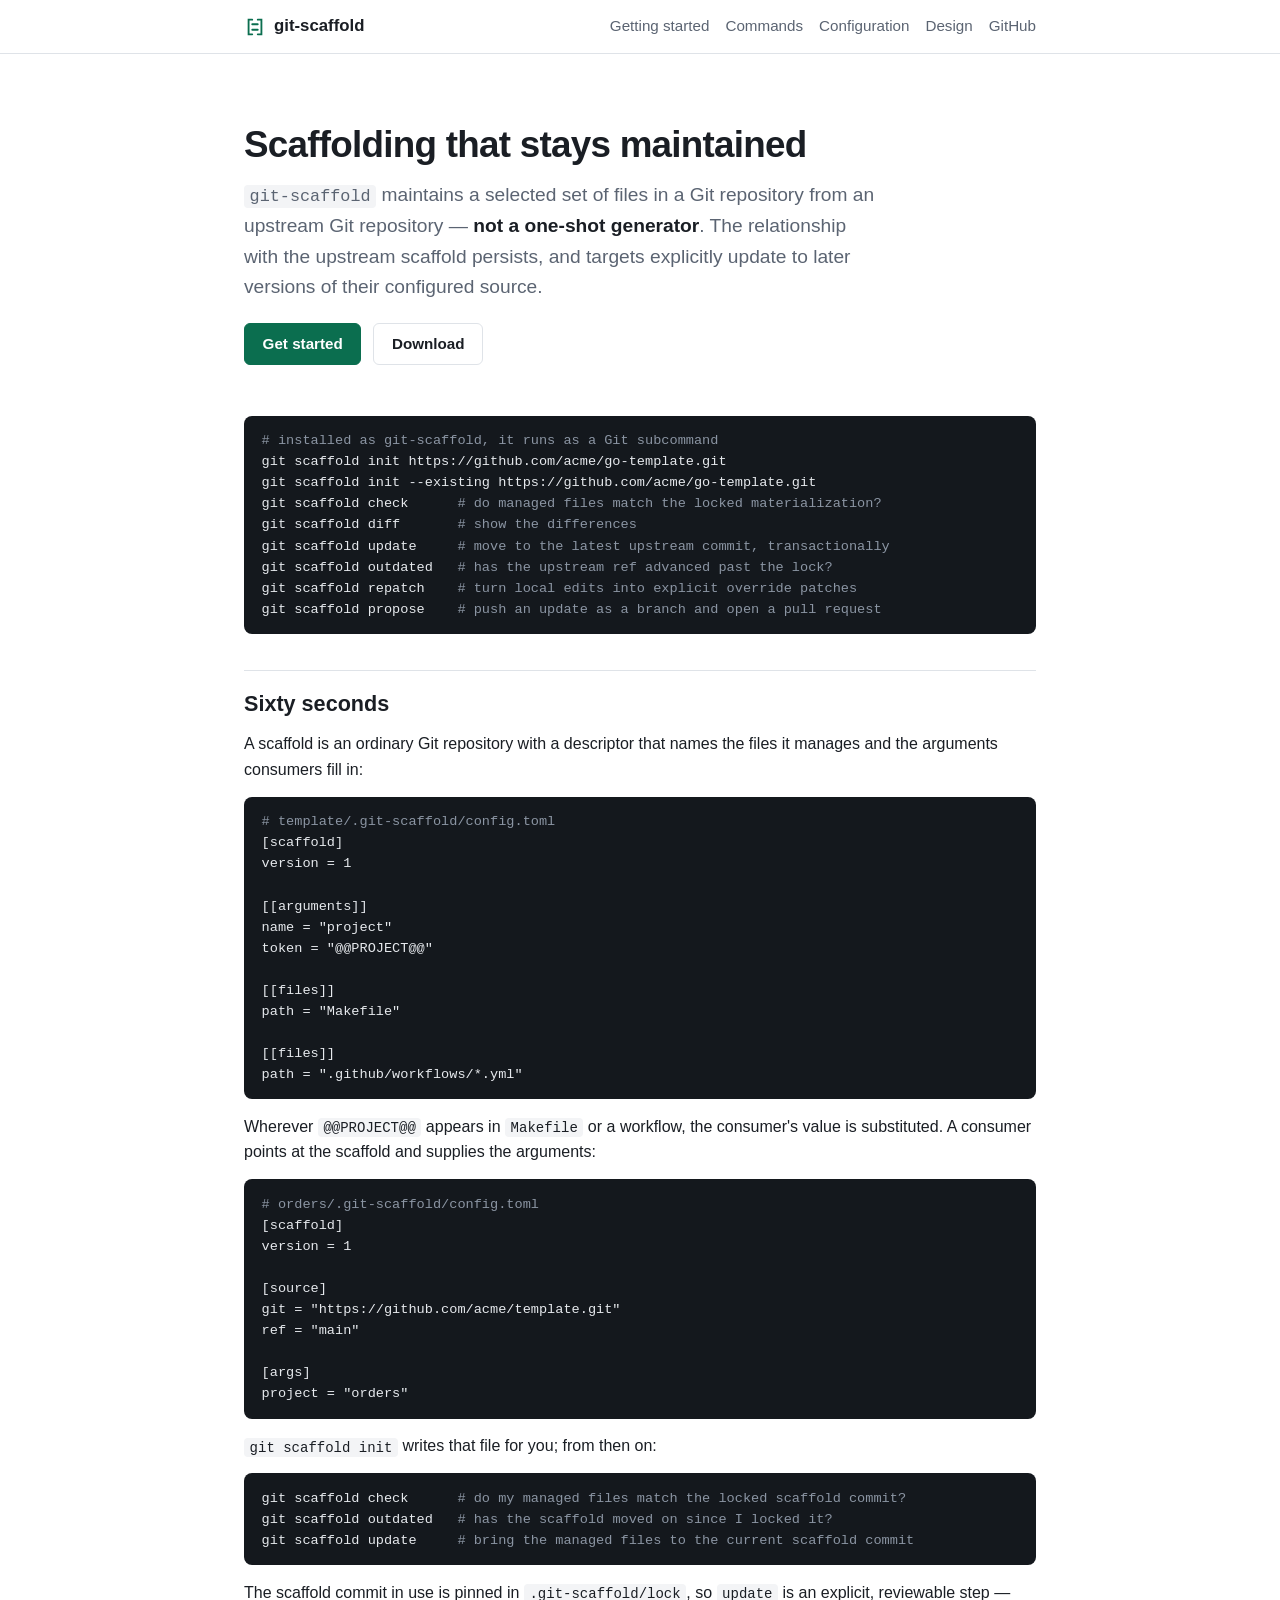
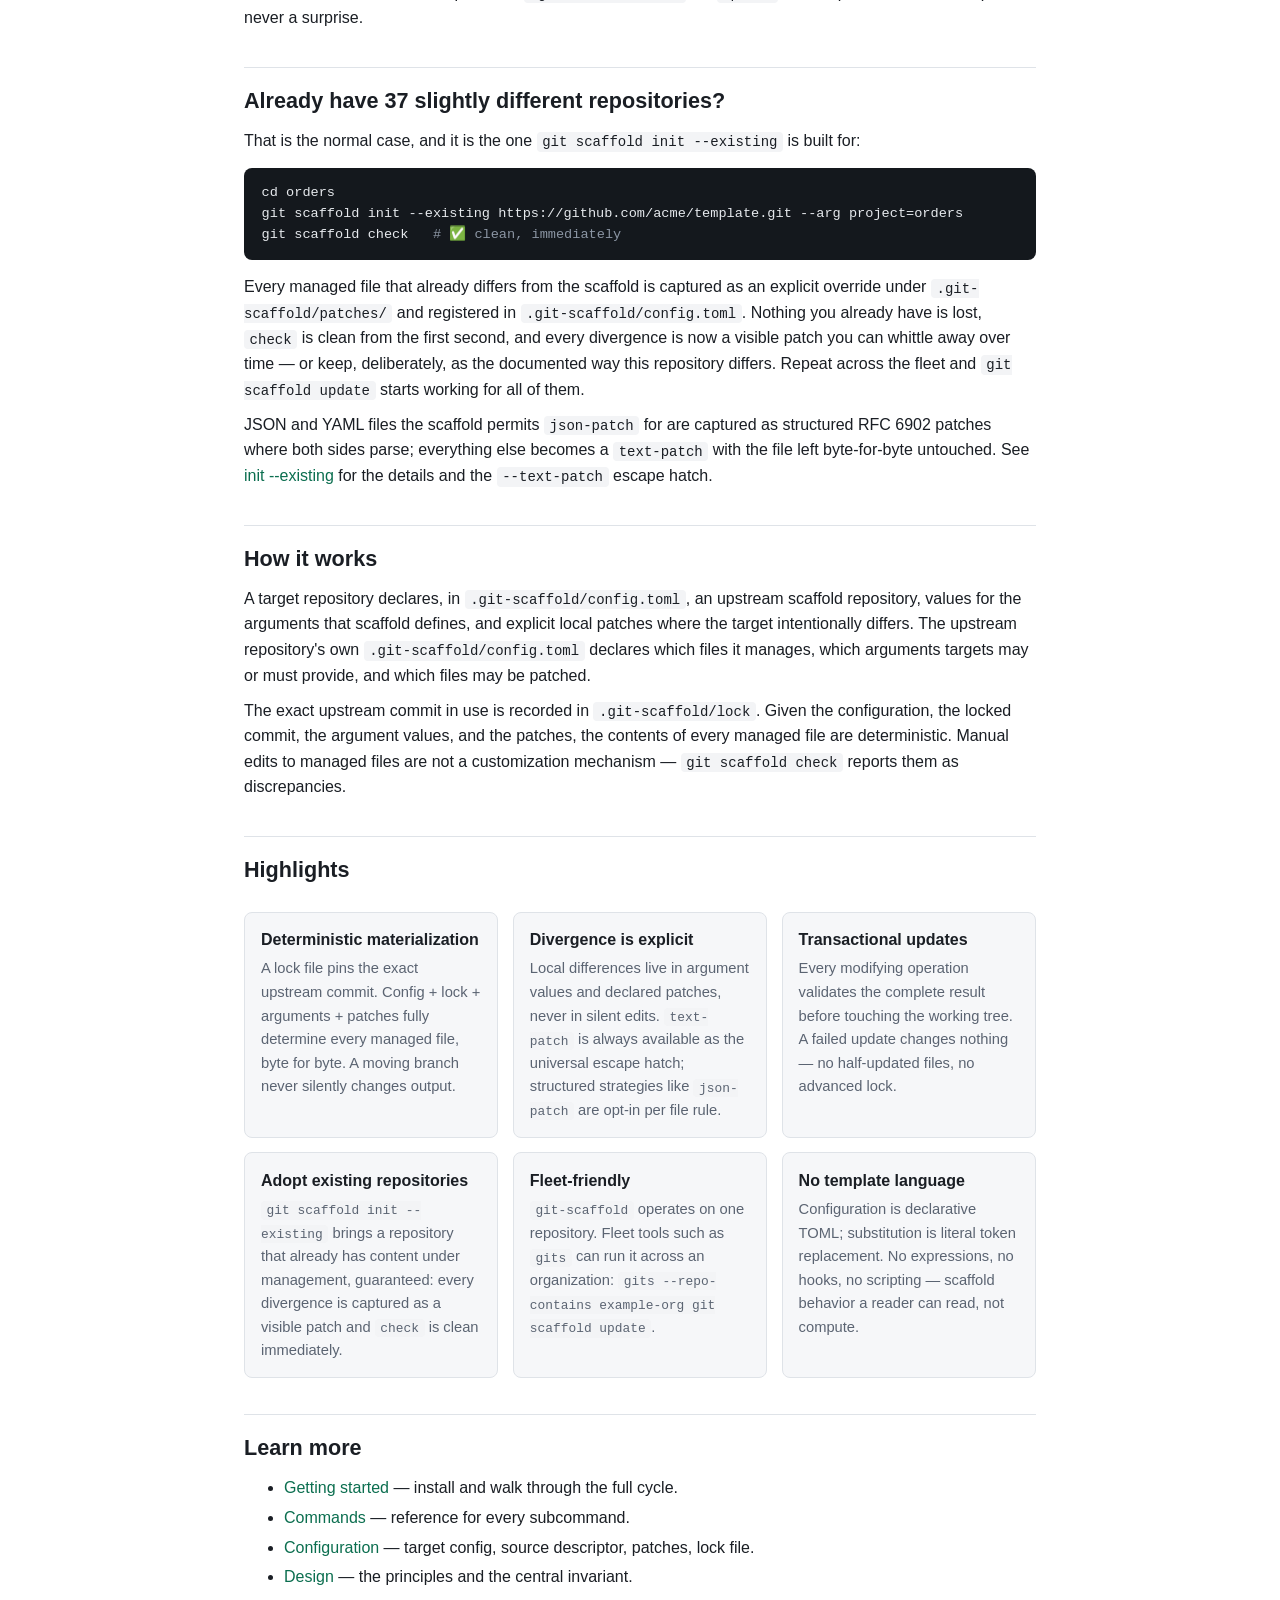
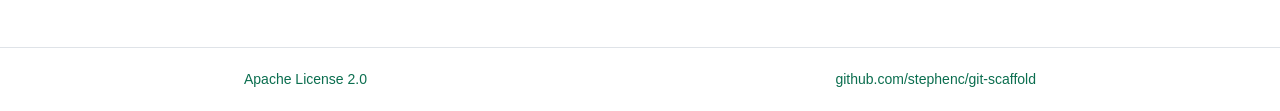
<file: docs/index.html>
<!DOCTYPE html>
<html lang="en">
<head>
<meta charset="utf-8">
<meta name="viewport" content="width=device-width, initial-scale=1">
<title>git-scaffold — maintained scaffolding for Git repositories</title>
<meta name="description" content="git-scaffold maintains a selected set of files in a Git repository from an upstream Git repository. Not a one-shot generator.">
<link rel="stylesheet" href="./style.css">
</head>
<body>

<header class="site">
  <div class="site-inner">
    <a class="brand" href="./index.html">
      <svg width="22" height="22" viewBox="0 0 24 24" fill="none" stroke="currentColor" stroke-width="2" stroke-linecap="round" style="color: var(--accent)" aria-hidden="true"><path d="M9 4H5v16h4"/><path d="M15 4h4v16h-4"/><path d="M9 9h6M9 15h6"/></svg>
      git-scaffold
    </a>
    <nav class="site-nav">
      <a href="./getting-started.html">Getting started</a>
      <a href="./commands.html">Commands</a>
      <a href="./configuration.html">Configuration</a>
      <a href="./design.html">Design</a>
      <a href="https://github.com/stephenc/git-scaffold">GitHub</a>
    </nav>
  </div>
</header>

<main>

<section class="hero">
  <h1>Scaffolding that stays maintained</h1>
  <p class="tagline"><code>git-scaffold</code> maintains a selected set of files in a Git
  repository from an upstream Git repository — <strong>not a one-shot
  generator</strong>. The relationship with the upstream scaffold persists, and
  targets explicitly update to later versions of their configured source.</p>
  <div class="cta">
    <a class="btn primary" href="./getting-started.html">Get started</a>
    <a class="btn" href="https://github.com/stephenc/git-scaffold/releases">Download</a>
  </div>
</section>

<pre><code><span class="cm"># installed as git-scaffold, it runs as a Git subcommand</span>
git scaffold init https://github.com/acme/go-template.git
git scaffold init --existing https://github.com/acme/go-template.git
git scaffold check      <span class="cm"># do managed files match the locked materialization?</span>
git scaffold diff       <span class="cm"># show the differences</span>
git scaffold update     <span class="cm"># move to the latest upstream commit, transactionally</span>
git scaffold outdated   <span class="cm"># has the upstream ref advanced past the lock?</span>
git scaffold repatch    <span class="cm"># turn local edits into explicit override patches</span>
git scaffold propose    <span class="cm"># push an update as a branch and open a pull request</span></code></pre>

<h2 id="sixty-seconds">Sixty seconds</h2>

<p>A scaffold is an ordinary Git repository with a descriptor that names the
files it manages and the arguments consumers fill in:</p>

<pre><code><span class="cm"># template/.git-scaffold/config.toml</span>
[scaffold]
version = 1

[[arguments]]
name = "project"
token = "@@PROJECT@@"

[[files]]
path = "Makefile"

[[files]]
path = ".github/workflows/*.yml"</code></pre>

<p>Wherever <code>@@PROJECT@@</code> appears in <code>Makefile</code> or a
workflow, the consumer's value is substituted. A consumer points at the
scaffold and supplies the arguments:</p>

<pre><code><span class="cm"># orders/.git-scaffold/config.toml</span>
[scaffold]
version = 1

[source]
git = "https://github.com/acme/template.git"
ref = "main"

[args]
project = "orders"</code></pre>

<p><code>git scaffold init</code> writes that file for you; from then on:</p>

<pre><code>git scaffold check      <span class="cm"># do my managed files match the locked scaffold commit?</span>
git scaffold outdated   <span class="cm"># has the scaffold moved on since I locked it?</span>
git scaffold update     <span class="cm"># bring the managed files to the current scaffold commit</span></code></pre>

<p>The scaffold commit in use is pinned in <code>.git-scaffold/lock</code>, so
<code>update</code> is an explicit, reviewable step — never a surprise.</p>

<h2 id="existing">Already have 37 slightly different repositories?</h2>

<p>That is the normal case, and it is the one
<code>git scaffold init --existing</code> is built for:</p>

<pre><code>cd orders
git scaffold init --existing https://github.com/acme/template.git --arg project=orders
git scaffold check   <span class="cm"># ✅️ clean, immediately</span></code></pre>

<p>Every managed file that already differs from the scaffold is captured as an
explicit override under <code>.git-scaffold/patches/</code> and registered in
<code>.git-scaffold/config.toml</code>. Nothing you already have is lost,
<code>check</code> is clean from the first second, and every divergence is now
a visible patch you can whittle away over time — or keep, deliberately, as the
documented way this repository differs. Repeat across the fleet and
<code>git scaffold update</code> starts working for all of them.</p>

<p>JSON and YAML files the scaffold permits <code>json-patch</code> for are
captured as structured RFC 6902 patches where both sides parse; everything
else becomes a <code>text-patch</code> with the file left byte-for-byte
untouched. See <a href="./commands.html#init">init --existing</a> for the
details and the <code>--text-patch</code> escape hatch.</p>

<h2>How it works</h2>

<p>A target repository declares, in <code>.git-scaffold/config.toml</code>, an
upstream scaffold repository, values for the arguments that scaffold defines,
and explicit local patches where the target intentionally differs. The
upstream repository's own <code>.git-scaffold/config.toml</code> declares which
files it manages, which arguments targets may or must provide, and which files
may be patched.</p>

<p>The exact upstream commit in use is recorded in
<code>.git-scaffold/lock</code>. Given the configuration, the locked commit,
the argument values, and the patches, the contents of every managed file are
deterministic. Manual edits to managed files are not a customization
mechanism — <code>git scaffold check</code> reports them as discrepancies.</p>

<h2>Highlights</h2>

<ul class="features">
  <li>
    <h3>Deterministic materialization</h3>
    <p>A lock file pins the exact upstream commit. Config + lock + arguments +
    patches fully determine every managed file, byte for byte. A moving branch
    never silently changes output.</p>
  </li>
  <li>
    <h3>Divergence is explicit</h3>
    <p>Local differences live in argument values and declared patches, never in
    silent edits. <code>text-patch</code> is always available as the universal
    escape hatch; structured strategies like <code>json-patch</code> are
    opt-in per file rule.</p>
  </li>
  <li>
    <h3>Transactional updates</h3>
    <p>Every modifying operation validates the complete result before touching
    the working tree. A failed update changes nothing — no half-updated files,
    no advanced lock.</p>
  </li>
  <li>
    <h3>Adopt existing repositories</h3>
    <p><code>git scaffold init --existing</code> brings a repository that
    already has content under management, guaranteed: every divergence is
    captured as a visible patch and <code>check</code> is clean immediately.</p>
  </li>
  <li>
    <h3>Fleet-friendly</h3>
    <p><code>git-scaffold</code> operates on one repository. Fleet tools such
    as <code>gits</code> can run it across an organization:
    <code>gits --repo-contains example-org git scaffold update</code>.</p>
  </li>
  <li>
    <h3>No template language</h3>
    <p>Configuration is declarative TOML; substitution is literal token
    replacement. No expressions, no hooks, no scripting — scaffold behavior a
    reader can read, not compute.</p>
  </li>
</ul>

<h2>Learn more</h2>

<ul>
  <li><a href="./getting-started.html">Getting started</a> — install and walk through the full cycle.</li>
  <li><a href="./commands.html">Commands</a> — reference for every subcommand.</li>
  <li><a href="./configuration.html">Configuration</a> — target config, source descriptor, patches, lock file.</li>
  <li><a href="./design.html">Design</a> — the principles and the central invariant.</li>
</ul>

</main>

<footer class="site">
  <div class="site-inner">
    <span><a href="https://github.com/stephenc/git-scaffold/blob/main/LICENSE">Apache License 2.0</a></span>
    <span><a href="https://github.com/stephenc/git-scaffold">github.com/stephenc/git-scaffold</a></span>
  </div>
</footer>

</body>
</html>
</file>
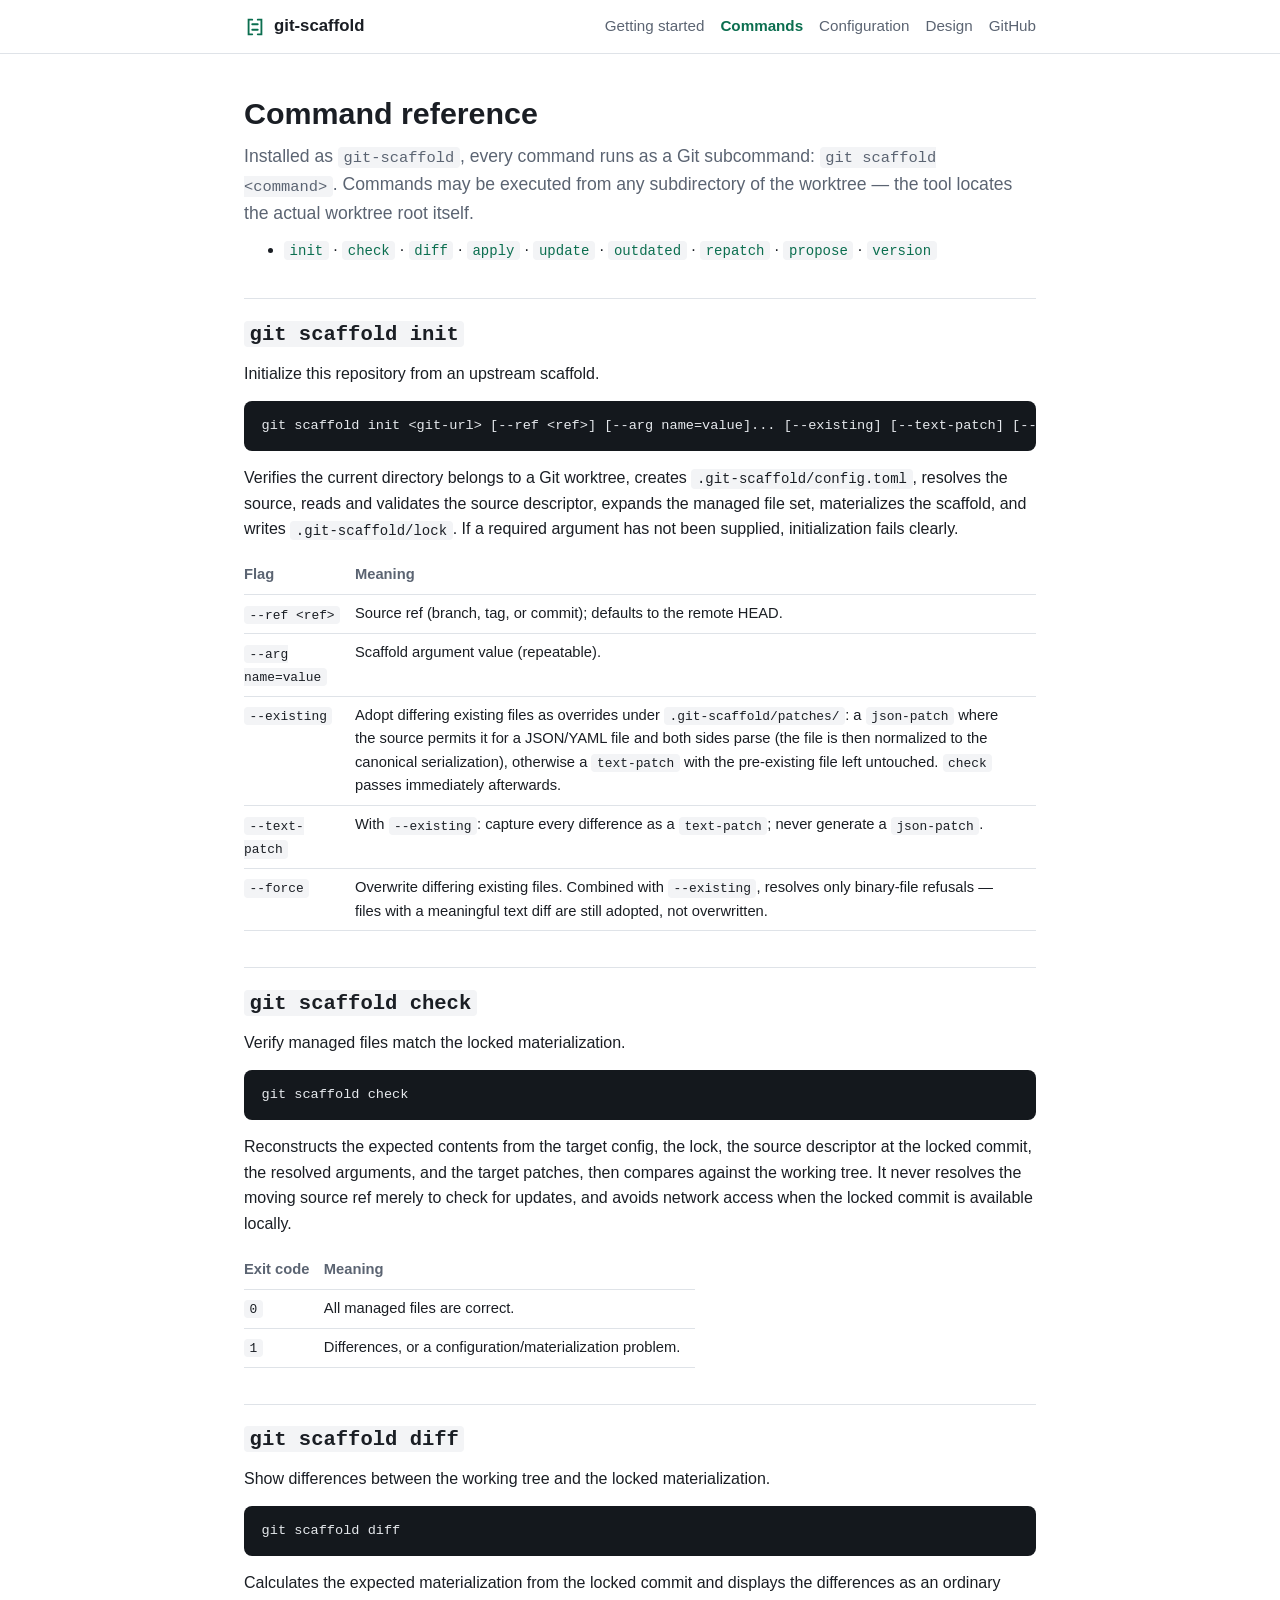
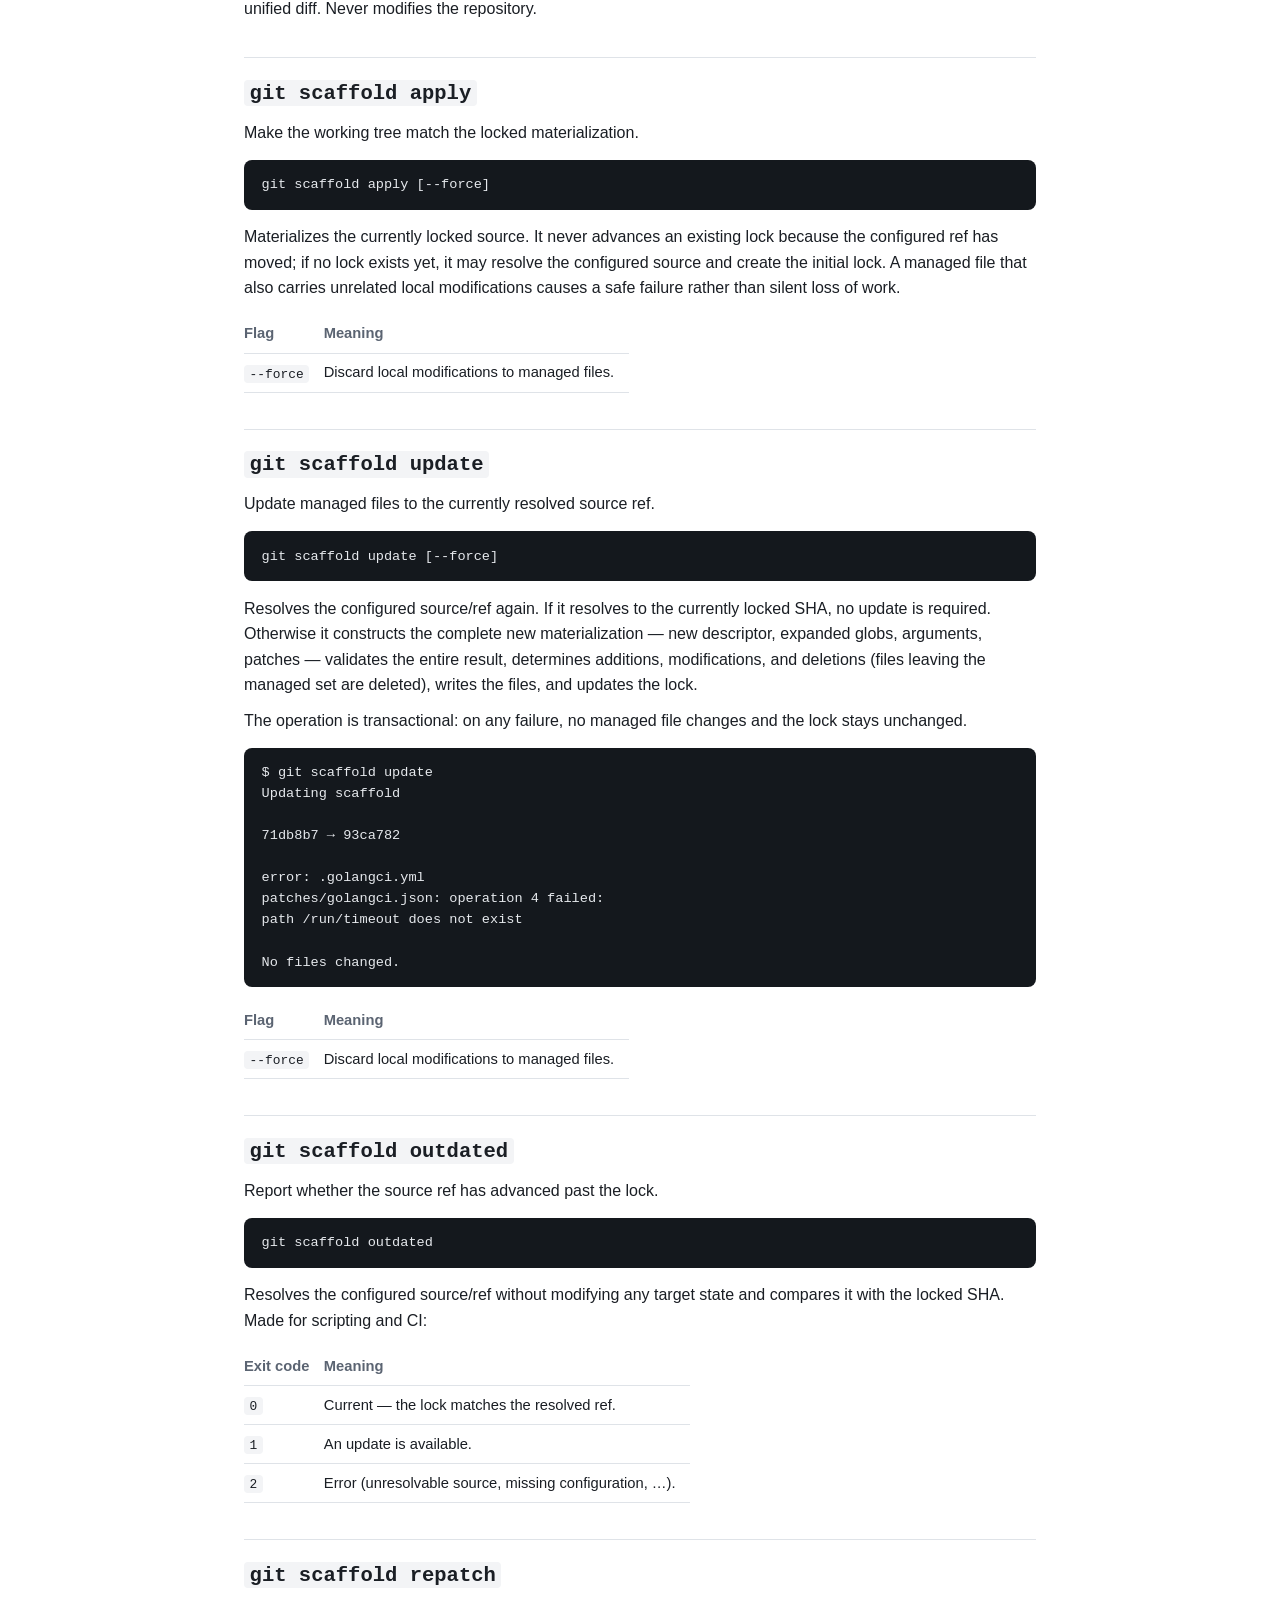
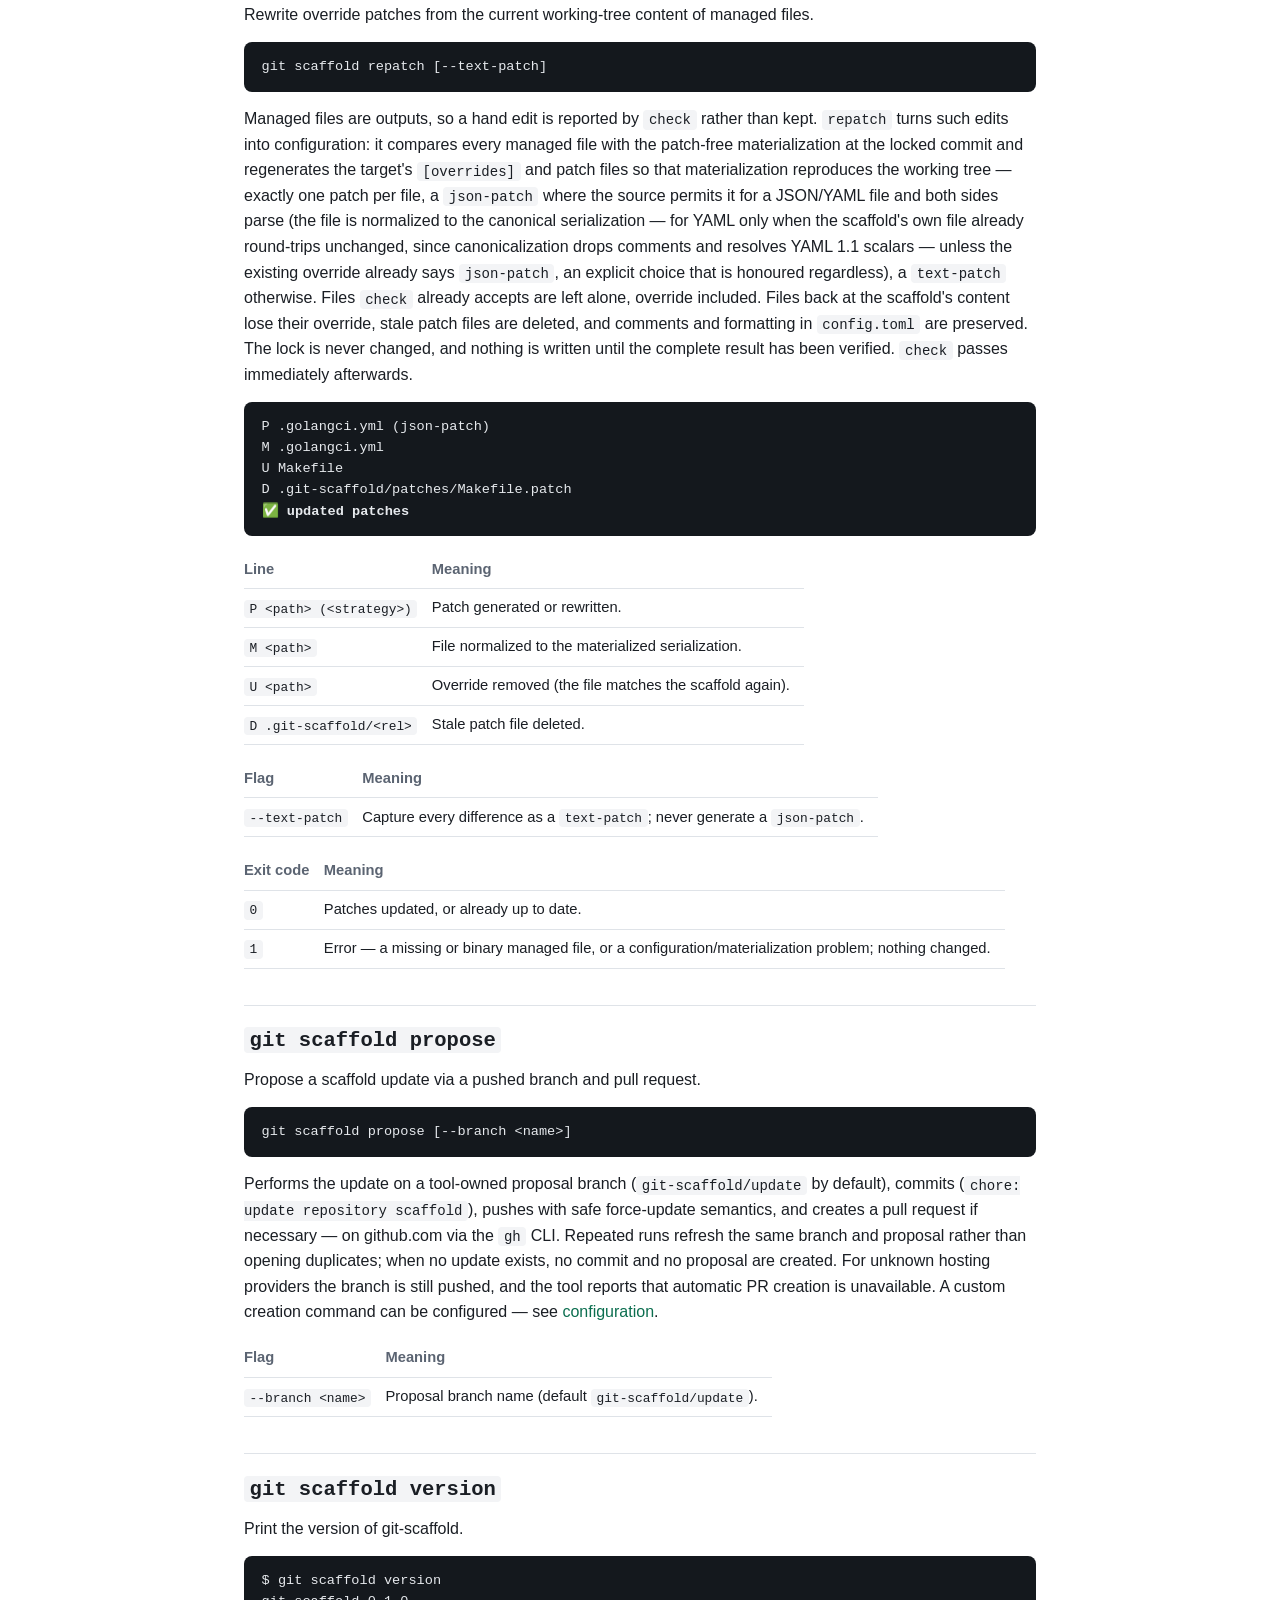
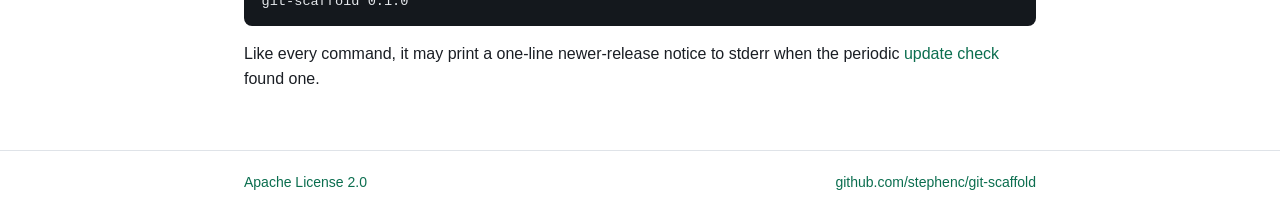
<file: docs/commands.html>
<!DOCTYPE html>
<html lang="en">
<head>
<meta charset="utf-8">
<meta name="viewport" content="width=device-width, initial-scale=1">
<title>Commands — git-scaffold</title>
<meta name="description" content="Reference for git scaffold init, check, diff, apply, update, outdated, propose, and version.">
<link rel="stylesheet" href="./style.css">
</head>
<body>

<header class="site">
  <div class="site-inner">
    <a class="brand" href="./index.html">
      <svg width="22" height="22" viewBox="0 0 24 24" fill="none" stroke="currentColor" stroke-width="2" stroke-linecap="round" style="color: var(--accent)" aria-hidden="true"><path d="M9 4H5v16h4"/><path d="M15 4h4v16h-4"/><path d="M9 9h6M9 15h6"/></svg>
      git-scaffold
    </a>
    <nav class="site-nav">
      <a href="./getting-started.html">Getting started</a>
      <a href="./commands.html" aria-current="page">Commands</a>
      <a href="./configuration.html">Configuration</a>
      <a href="./design.html">Design</a>
      <a href="https://github.com/stephenc/git-scaffold">GitHub</a>
    </nav>
  </div>
</header>

<main>

<h1>Command reference</h1>

<p class="lead">Installed as <code>git-scaffold</code>, every command runs as
a Git subcommand: <code>git scaffold &lt;command&gt;</code>. Commands may be
executed from any subdirectory of the worktree — the tool locates the actual
worktree root itself.</p>

<ul>
  <li><a href="#init"><code>init</code></a> ·
      <a href="#check"><code>check</code></a> ·
      <a href="#diff"><code>diff</code></a> ·
      <a href="#apply"><code>apply</code></a> ·
      <a href="#update"><code>update</code></a> ·
      <a href="#outdated"><code>outdated</code></a> ·
      <a href="#repatch"><code>repatch</code></a> ·
      <a href="#propose"><code>propose</code></a> ·
      <a href="#version"><code>version</code></a></li>
</ul>

<h2 id="init"><code>git scaffold init</code></h2>

<p>Initialize this repository from an upstream scaffold.</p>

<pre><code>git scaffold init &lt;git-url&gt; [--ref &lt;ref&gt;] [--arg name=value]... [--existing] [--text-patch] [--force]</code></pre>

<p>Verifies the current directory belongs to a Git worktree, creates
<code>.git-scaffold/config.toml</code>, resolves the source, reads and
validates the source descriptor, expands the managed file set, materializes
the scaffold, and writes <code>.git-scaffold/lock</code>. If a required
argument has not been supplied, initialization fails clearly.</p>

<div class="table-wrap">
<table>
  <tr><th>Flag</th><th>Meaning</th></tr>
  <tr><td><code>--ref &lt;ref&gt;</code></td>
      <td>Source ref (branch, tag, or commit); defaults to the remote HEAD.</td></tr>
  <tr><td><code>--arg name=value</code></td>
      <td>Scaffold argument value (repeatable).</td></tr>
  <tr><td><code>--existing</code></td>
      <td>Adopt differing existing files as overrides under
      <code>.git-scaffold/patches/</code>: a <code>json-patch</code> where
      the source permits it for a JSON/YAML file and both sides parse (the
      file is then normalized to the canonical serialization), otherwise a
      <code>text-patch</code> with the pre-existing file left untouched.
      <code>check</code> passes immediately afterwards.</td></tr>
  <tr><td><code>--text-patch</code></td>
      <td>With <code>--existing</code>: capture every difference as a
      <code>text-patch</code>; never generate a <code>json-patch</code>.</td></tr>
  <tr><td><code>--force</code></td>
      <td>Overwrite differing existing files. Combined with
      <code>--existing</code>, resolves only binary-file refusals — files with
      a meaningful text diff are still adopted, not overwritten.</td></tr>
</table>
</div>

<h2 id="check"><code>git scaffold check</code></h2>

<p>Verify managed files match the locked materialization.</p>

<pre><code>git scaffold check</code></pre>

<p>Reconstructs the expected contents from the target config, the lock, the
source descriptor at the locked commit, the resolved arguments, and the
target patches, then compares against the working tree. It never resolves the
moving source ref merely to check for updates, and avoids network access when
the locked commit is available locally.</p>

<div class="table-wrap">
<table>
  <tr><th>Exit code</th><th>Meaning</th></tr>
  <tr><td><code>0</code></td><td>All managed files are correct.</td></tr>
  <tr><td><code>1</code></td><td>Differences, or a configuration/materialization problem.</td></tr>
</table>
</div>

<h2 id="diff"><code>git scaffold diff</code></h2>

<p>Show differences between the working tree and the locked materialization.</p>

<pre><code>git scaffold diff</code></pre>

<p>Calculates the expected materialization from the locked commit and
displays the differences as an ordinary unified diff. Never modifies the
repository.</p>

<h2 id="apply"><code>git scaffold apply</code></h2>

<p>Make the working tree match the locked materialization.</p>

<pre><code>git scaffold apply [--force]</code></pre>

<p>Materializes the currently locked source. It never advances an existing
lock because the configured ref has moved; if no lock exists yet, it may
resolve the configured source and create the initial lock. A managed file
that also carries unrelated local modifications causes a safe failure rather
than silent loss of work.</p>

<div class="table-wrap">
<table>
  <tr><th>Flag</th><th>Meaning</th></tr>
  <tr><td><code>--force</code></td>
      <td>Discard local modifications to managed files.</td></tr>
</table>
</div>

<h2 id="update"><code>git scaffold update</code></h2>

<p>Update managed files to the currently resolved source ref.</p>

<pre><code>git scaffold update [--force]</code></pre>

<p>Resolves the configured source/ref again. If it resolves to the currently
locked SHA, no update is required. Otherwise it constructs the complete new
materialization — new descriptor, expanded globs, arguments, patches —
validates the entire result, determines additions, modifications, and
deletions (files leaving the managed set are deleted), writes the files, and
updates the lock.</p>

<p>The operation is transactional: on any failure, no managed file changes
and the lock stays unchanged.</p>

<pre><code>$ git scaffold update
Updating scaffold

71db8b7 → 93ca782

error: .golangci.yml
patches/golangci.json: operation 4 failed:
path /run/timeout does not exist

No files changed.</code></pre>

<div class="table-wrap">
<table>
  <tr><th>Flag</th><th>Meaning</th></tr>
  <tr><td><code>--force</code></td>
      <td>Discard local modifications to managed files.</td></tr>
</table>
</div>

<h2 id="outdated"><code>git scaffold outdated</code></h2>

<p>Report whether the source ref has advanced past the lock.</p>

<pre><code>git scaffold outdated</code></pre>

<p>Resolves the configured source/ref without modifying any target state and
compares it with the locked SHA. Made for scripting and CI:</p>

<div class="table-wrap">
<table>
  <tr><th>Exit code</th><th>Meaning</th></tr>
  <tr><td><code>0</code></td><td>Current — the lock matches the resolved ref.</td></tr>
  <tr><td><code>1</code></td><td>An update is available.</td></tr>
  <tr><td><code>2</code></td><td>Error (unresolvable source, missing configuration, …).</td></tr>
</table>
</div>

<h2 id="repatch"><code>git scaffold repatch</code></h2>

<p>Rewrite override patches from the current working-tree content of managed
files.</p>

<pre><code>git scaffold repatch [--text-patch]</code></pre>

<p>Managed files are outputs, so a hand edit is reported by
<code>check</code> rather than kept. <code>repatch</code> turns such edits
into configuration: it compares every managed file with the patch-free
materialization at the locked commit and regenerates the target's
<code>[overrides]</code> and patch files so that materialization reproduces
the working tree — exactly one patch per file, a <code>json-patch</code>
where the source permits it for a JSON/YAML file and both sides parse
(the file is normalized to the canonical serialization — for YAML only
when the scaffold's own file already round-trips unchanged, since
canonicalization drops comments and resolves YAML 1.1 scalars — unless the
existing override already says <code>json-patch</code>, an explicit choice
that is honoured regardless), a <code>text-patch</code> otherwise. Files <code>check</code> already accepts
are left alone, override included. Files back at the scaffold's content lose
their override, stale patch files are deleted, and comments and formatting
in <code>config.toml</code> are preserved. The lock is never changed, and
nothing is written until the complete result has been verified.
<code>check</code> passes immediately afterwards.</p>

<pre><code>P .golangci.yml (json-patch)
M .golangci.yml
U Makefile
D .git-scaffold/patches/Makefile.patch
<b>✅️ updated patches</b></code></pre>

<div class="table-wrap">
<table>
  <tr><th>Line</th><th>Meaning</th></tr>
  <tr><td><code>P &lt;path&gt; (&lt;strategy&gt;)</code></td><td>Patch generated or rewritten.</td></tr>
  <tr><td><code>M &lt;path&gt;</code></td><td>File normalized to the materialized serialization.</td></tr>
  <tr><td><code>U &lt;path&gt;</code></td><td>Override removed (the file matches the scaffold again).</td></tr>
  <tr><td><code>D .git-scaffold/&lt;rel&gt;</code></td><td>Stale patch file deleted.</td></tr>
</table>
</div>

<div class="table-wrap">
<table>
  <tr><th>Flag</th><th>Meaning</th></tr>
  <tr><td><code>--text-patch</code></td>
      <td>Capture every difference as a <code>text-patch</code>; never
      generate a <code>json-patch</code>.</td></tr>
</table>
</div>

<div class="table-wrap">
<table>
  <tr><th>Exit code</th><th>Meaning</th></tr>
  <tr><td><code>0</code></td><td>Patches updated, or already up to date.</td></tr>
  <tr><td><code>1</code></td><td>Error — a missing or binary managed file, or a
  configuration/materialization problem; nothing changed.</td></tr>
</table>
</div>

<h2 id="propose"><code>git scaffold propose</code></h2>

<p>Propose a scaffold update via a pushed branch and pull request.</p>

<pre><code>git scaffold propose [--branch &lt;name&gt;]</code></pre>

<p>Performs the update on a tool-owned proposal branch
(<code>git-scaffold/update</code> by default), commits
(<code>chore: update repository scaffold</code>), pushes with safe
force-update semantics, and creates a pull request if necessary — on
github.com via the <code>gh</code> CLI. Repeated runs refresh the same branch
and proposal rather than opening duplicates; when no update exists, no commit
and no proposal are created. For unknown hosting providers the branch is
still pushed, and the tool reports that automatic PR creation is unavailable.
A custom creation command can be configured — see
<a href="./configuration.html#propose">configuration</a>.</p>

<div class="table-wrap">
<table>
  <tr><th>Flag</th><th>Meaning</th></tr>
  <tr><td><code>--branch &lt;name&gt;</code></td>
      <td>Proposal branch name (default <code>git-scaffold/update</code>).</td></tr>
</table>
</div>

<h2 id="version"><code>git scaffold version</code></h2>

<p>Print the version of git-scaffold.</p>

<pre><code>$ git scaffold version
git-scaffold 0.1.0</code></pre>

<p>Like every command, it may print a one-line newer-release notice to stderr
when the periodic <a href="./configuration.html#tool">update check</a> found
one.</p>

</main>

<footer class="site">
  <div class="site-inner">
    <span><a href="https://github.com/stephenc/git-scaffold/blob/main/LICENSE">Apache License 2.0</a></span>
    <span><a href="https://github.com/stephenc/git-scaffold">github.com/stephenc/git-scaffold</a></span>
  </div>
</footer>

</body>
</html>
</file>
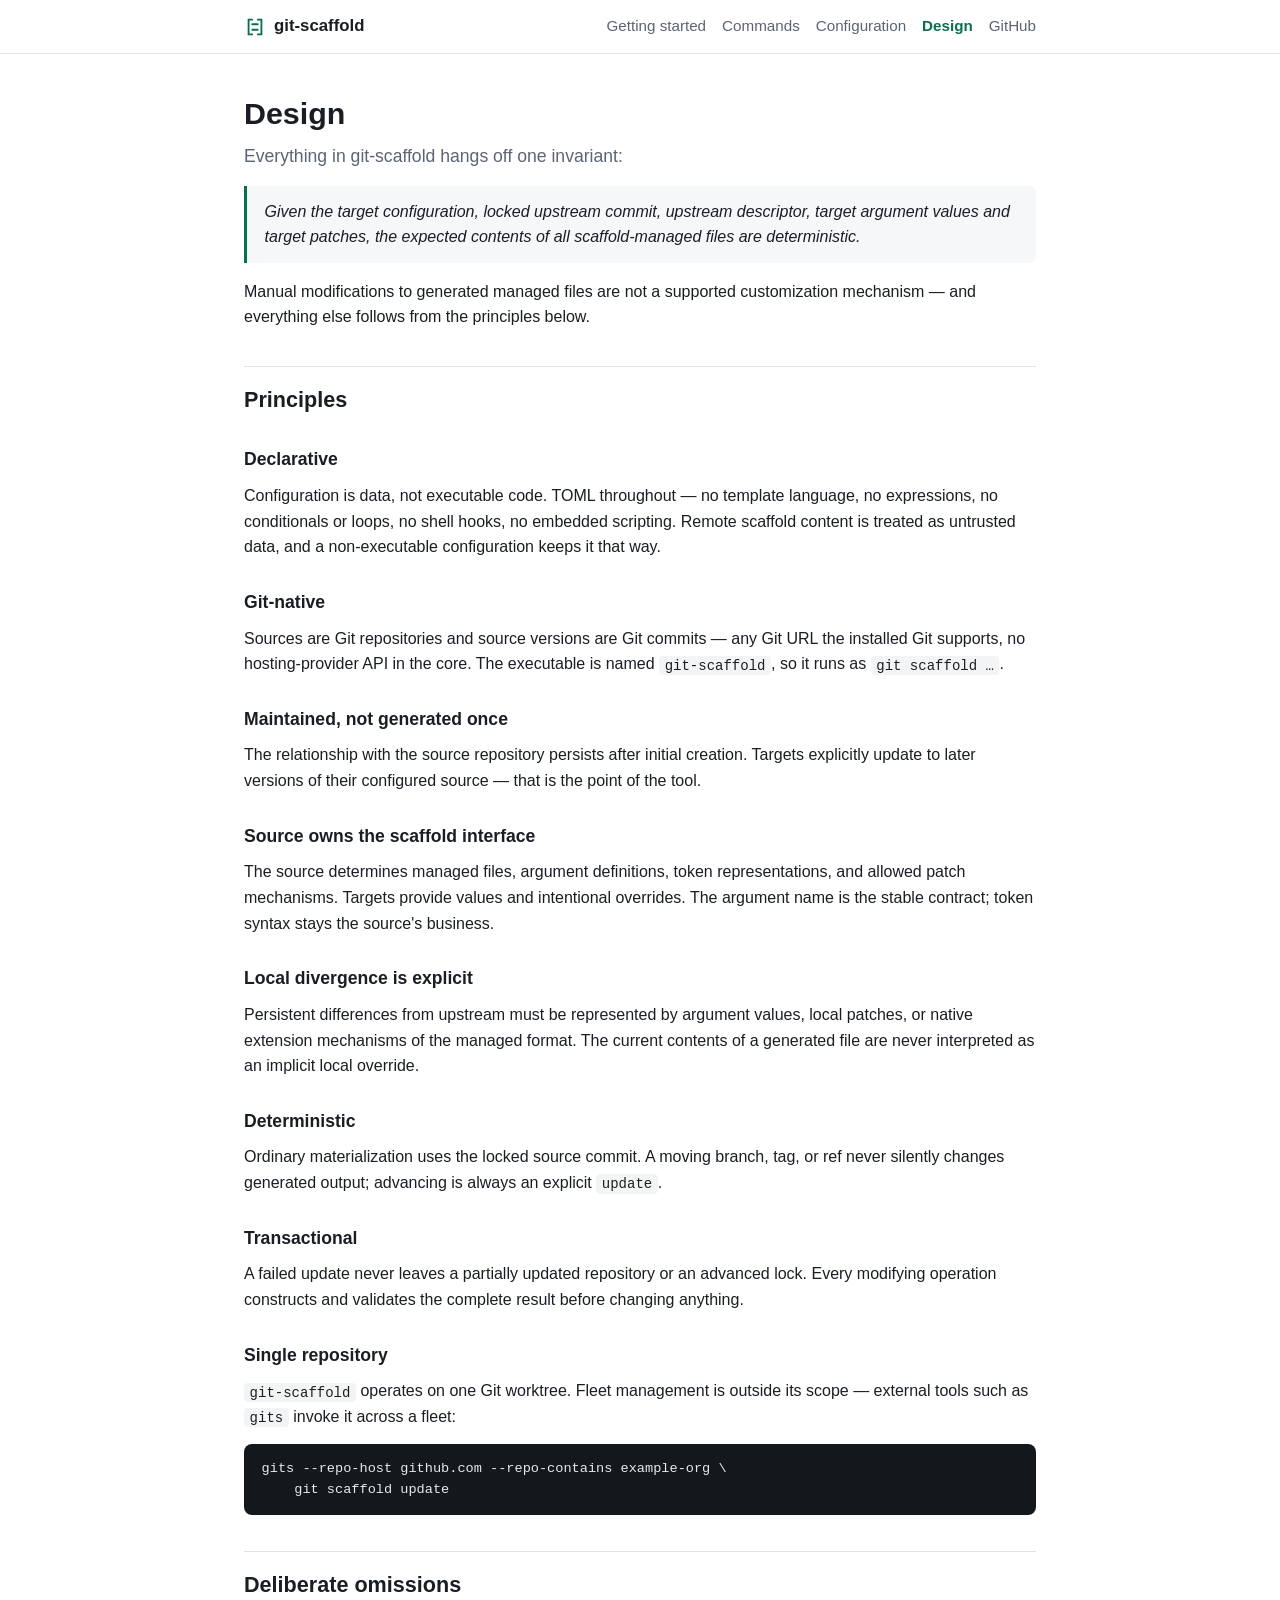
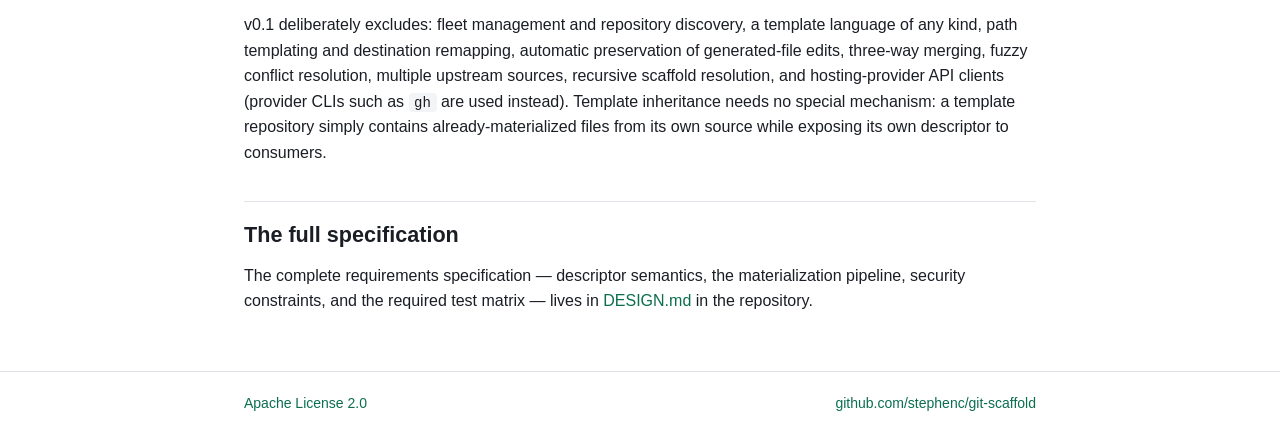
<file: docs/design.html>
<!DOCTYPE html>
<html lang="en">
<head>
<meta charset="utf-8">
<meta name="viewport" content="width=device-width, initial-scale=1">
<title>Design — git-scaffold</title>
<meta name="description" content="The design principles behind git-scaffold: declarative, Git-native, maintained not generated once, deterministic, transactional.">
<link rel="stylesheet" href="./style.css">
</head>
<body>

<header class="site">
  <div class="site-inner">
    <a class="brand" href="./index.html">
      <svg width="22" height="22" viewBox="0 0 24 24" fill="none" stroke="currentColor" stroke-width="2" stroke-linecap="round" style="color: var(--accent)" aria-hidden="true"><path d="M9 4H5v16h4"/><path d="M15 4h4v16h-4"/><path d="M9 9h6M9 15h6"/></svg>
      git-scaffold
    </a>
    <nav class="site-nav">
      <a href="./getting-started.html">Getting started</a>
      <a href="./commands.html">Commands</a>
      <a href="./configuration.html">Configuration</a>
      <a href="./design.html" aria-current="page">Design</a>
      <a href="https://github.com/stephenc/git-scaffold">GitHub</a>
    </nav>
  </div>
</header>

<main>

<h1>Design</h1>

<p class="lead">Everything in git-scaffold hangs off one invariant:</p>

<blockquote>
<p>Given the target configuration, locked upstream commit, upstream
descriptor, target argument values and target patches, the expected contents
of all scaffold-managed files are deterministic.</p>
</blockquote>

<p>Manual modifications to generated managed files are not a supported
customization mechanism — and everything else follows from the principles
below.</p>

<h2>Principles</h2>

<h3>Declarative</h3>
<p>Configuration is data, not executable code. TOML throughout — no template
language, no expressions, no conditionals or loops, no shell hooks, no
embedded scripting. Remote scaffold content is treated as untrusted data, and
a non-executable configuration keeps it that way.</p>

<h3>Git-native</h3>
<p>Sources are Git repositories and source versions are Git commits — any Git
URL the installed Git supports, no hosting-provider API in the core. The
executable is named <code>git-scaffold</code>, so it runs as
<code>git scaffold …</code>.</p>

<h3>Maintained, not generated once</h3>
<p>The relationship with the source repository persists after initial
creation. Targets explicitly update to later versions of their configured
source — that is the point of the tool.</p>

<h3>Source owns the scaffold interface</h3>
<p>The source determines managed files, argument definitions, token
representations, and allowed patch mechanisms. Targets provide values and
intentional overrides. The argument name is the stable contract; token syntax
stays the source's business.</p>

<h3>Local divergence is explicit</h3>
<p>Persistent differences from upstream must be represented by argument
values, local patches, or native extension mechanisms of the managed format.
The current contents of a generated file are never interpreted as an implicit
local override.</p>

<h3>Deterministic</h3>
<p>Ordinary materialization uses the locked source commit. A moving
branch, tag, or ref never silently changes generated output; advancing is
always an explicit <code>update</code>.</p>

<h3>Transactional</h3>
<p>A failed update never leaves a partially updated repository or an advanced
lock. Every modifying operation constructs and validates the complete result
before changing anything.</p>

<h3>Single repository</h3>
<p><code>git-scaffold</code> operates on one Git worktree. Fleet management is
outside its scope — external tools such as <code>gits</code> invoke it across
a fleet:</p>

<pre><code>gits --repo-host github.com --repo-contains example-org \
    git scaffold update</code></pre>

<h2>Deliberate omissions</h2>

<p>v0.1 deliberately excludes: fleet management and repository discovery, a
template language of any kind, path templating and destination remapping,
automatic preservation of generated-file edits, three-way merging, fuzzy
conflict resolution, multiple upstream sources, recursive scaffold
resolution, and hosting-provider API clients (provider CLIs such as
<code>gh</code> are used instead). Template inheritance needs no special
mechanism: a template repository simply contains already-materialized files
from its own source while exposing its own descriptor to consumers.</p>

<h2>The full specification</h2>

<p>The complete requirements specification — descriptor semantics, the
materialization pipeline, security constraints, and the required test
matrix — lives in
<a href="https://github.com/stephenc/git-scaffold/blob/main/DESIGN.md">DESIGN.md</a>
in the repository.</p>

</main>

<footer class="site">
  <div class="site-inner">
    <span><a href="https://github.com/stephenc/git-scaffold/blob/main/LICENSE">Apache License 2.0</a></span>
    <span><a href="https://github.com/stephenc/git-scaffold">github.com/stephenc/git-scaffold</a></span>
  </div>
</footer>

</body>
</html>
</file>
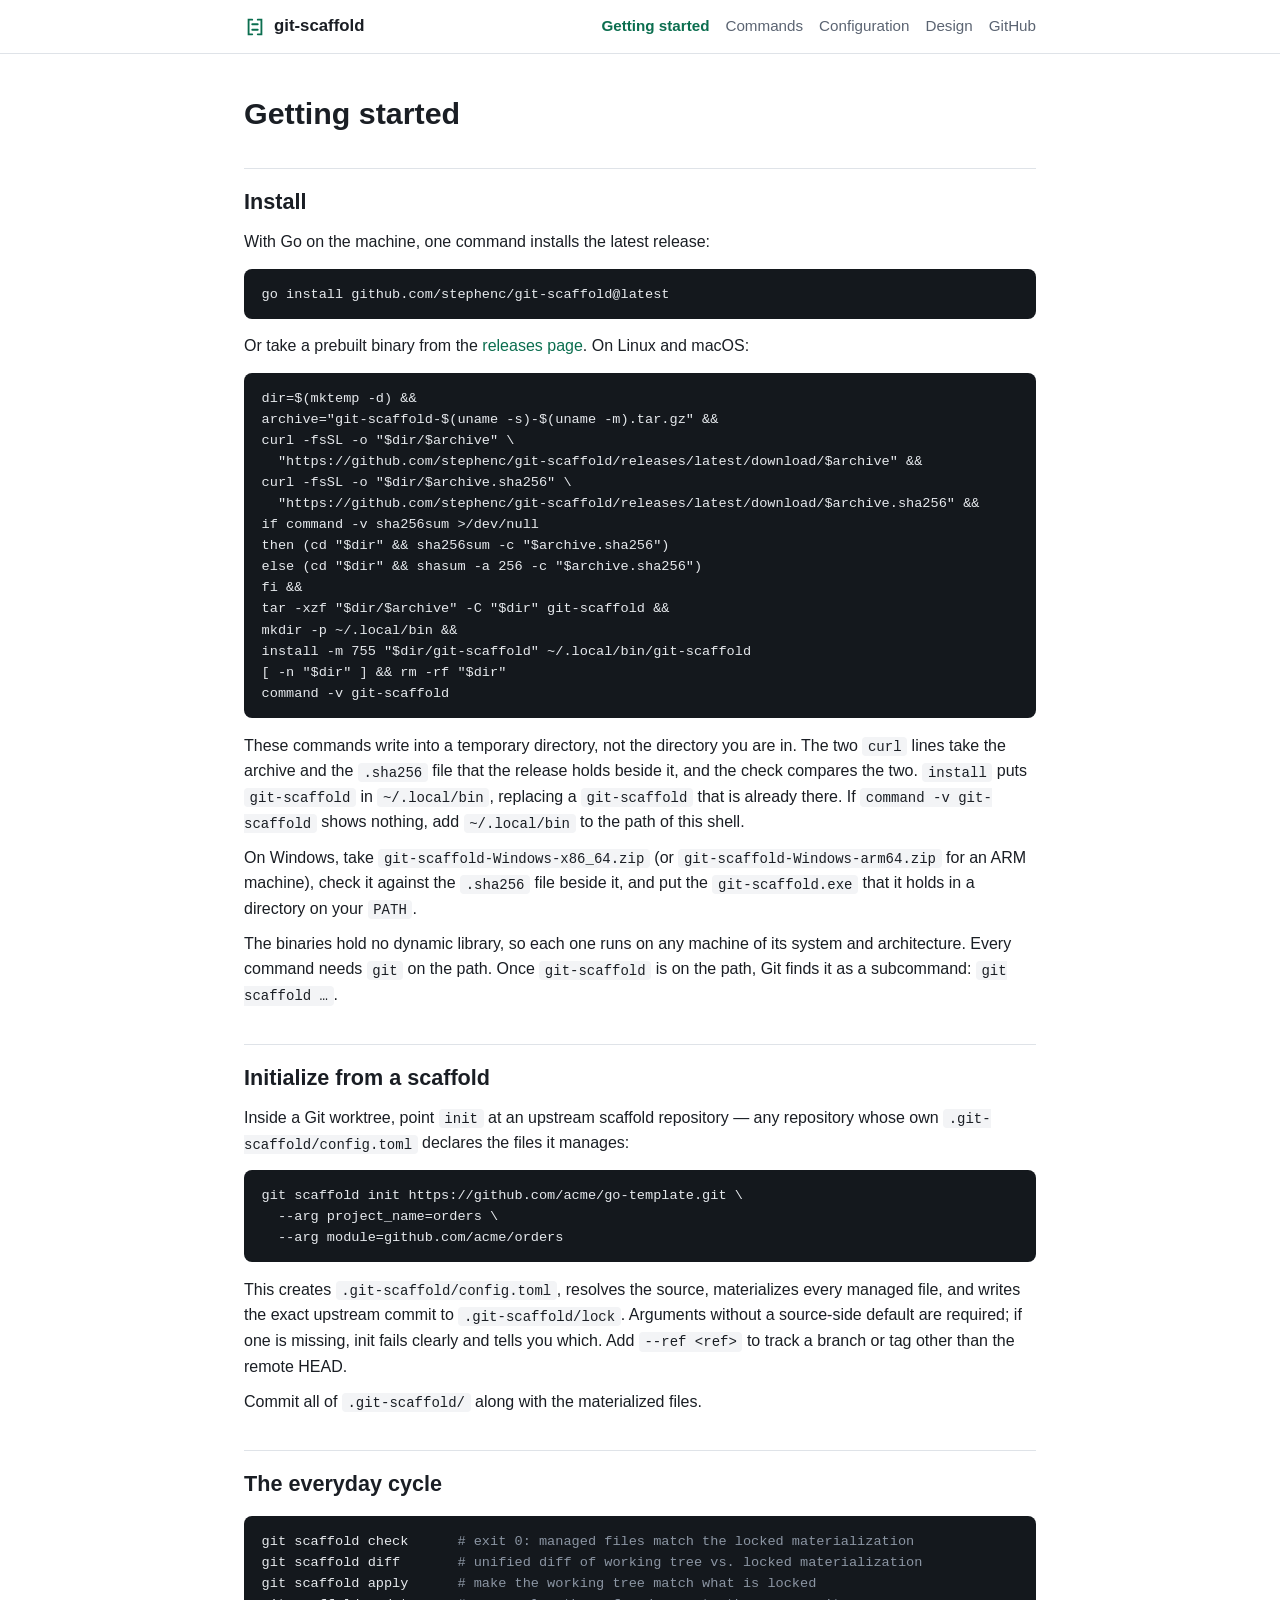
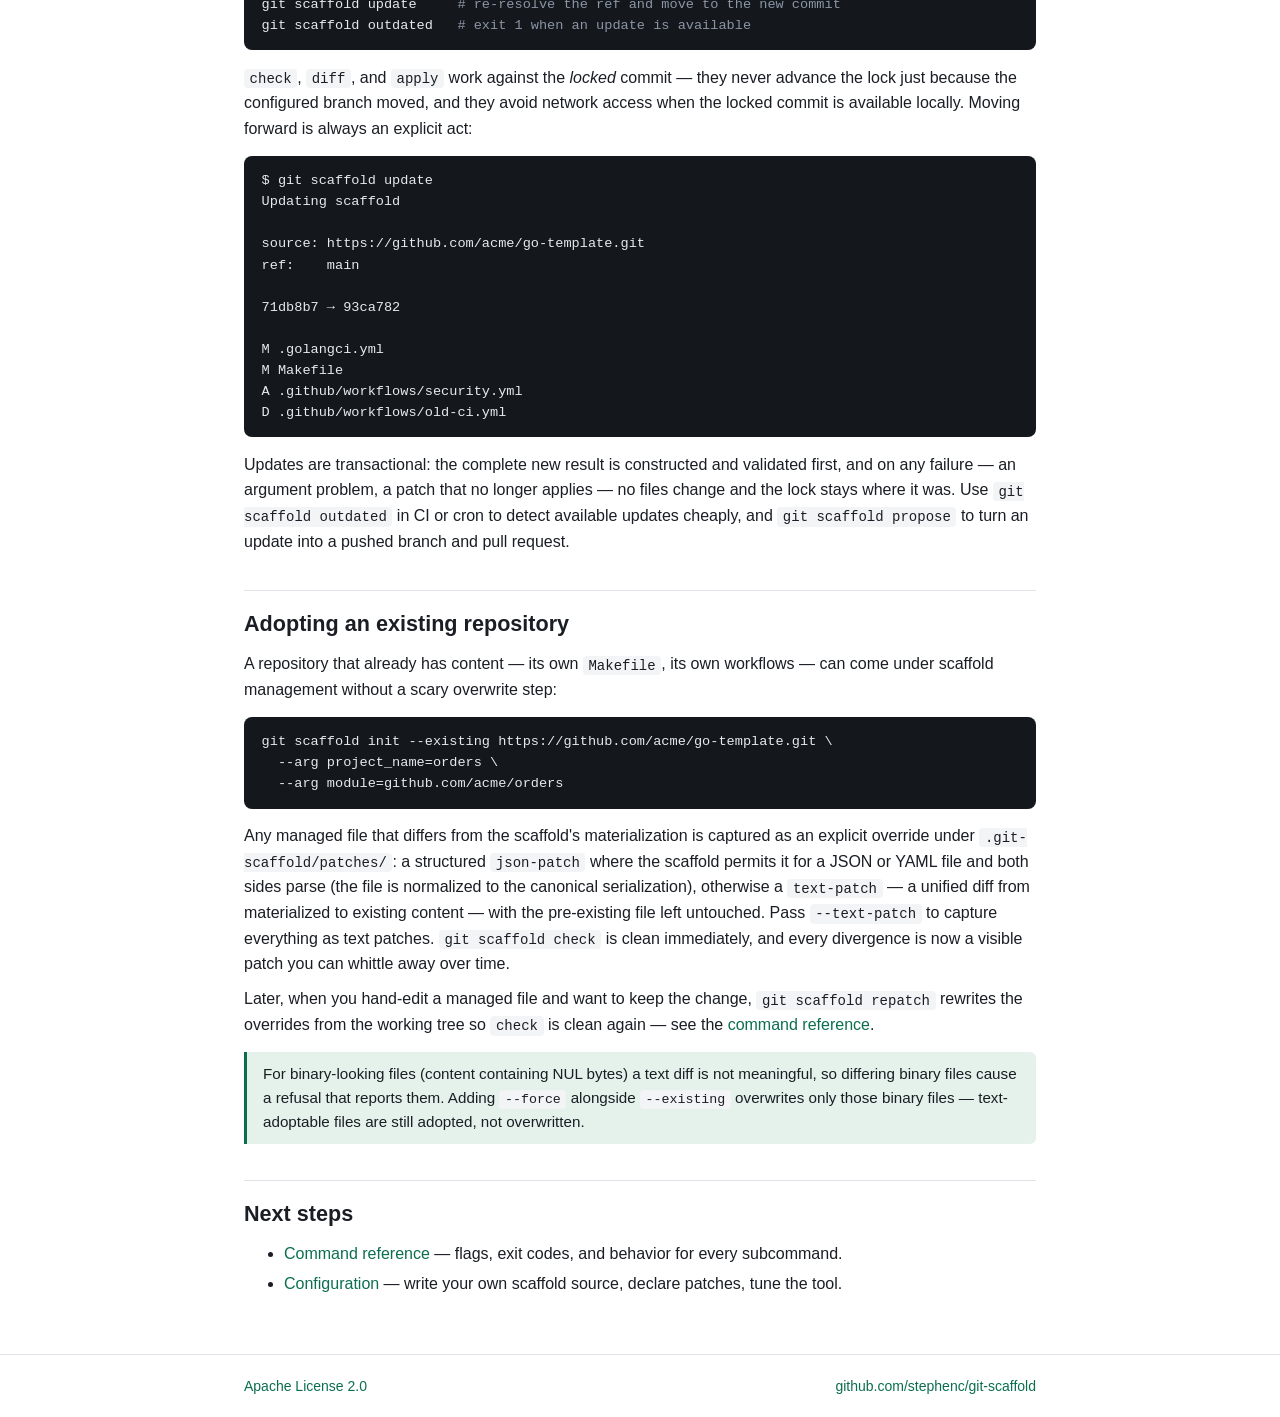
<file: docs/getting-started.html>
<!DOCTYPE html>
<html lang="en">
<head>
<meta charset="utf-8">
<meta name="viewport" content="width=device-width, initial-scale=1">
<title>Getting started — git-scaffold</title>
<meta name="description" content="Install git-scaffold and walk through the init, check, diff, apply, update, outdated cycle.">
<link rel="stylesheet" href="./style.css">
</head>
<body>

<header class="site">
  <div class="site-inner">
    <a class="brand" href="./index.html">
      <svg width="22" height="22" viewBox="0 0 24 24" fill="none" stroke="currentColor" stroke-width="2" stroke-linecap="round" style="color: var(--accent)" aria-hidden="true"><path d="M9 4H5v16h4"/><path d="M15 4h4v16h-4"/><path d="M9 9h6M9 15h6"/></svg>
      git-scaffold
    </a>
    <nav class="site-nav">
      <a href="./getting-started.html" aria-current="page">Getting started</a>
      <a href="./commands.html">Commands</a>
      <a href="./configuration.html">Configuration</a>
      <a href="./design.html">Design</a>
      <a href="https://github.com/stephenc/git-scaffold">GitHub</a>
    </nav>
  </div>
</header>

<main>

<h1>Getting started</h1>

<h2>Install</h2>

<p>With Go on the machine, one command installs the latest release:</p>

<pre><code>go install github.com/stephenc/git-scaffold@latest</code></pre>

<p>Or take a prebuilt binary from the
<a href="https://github.com/stephenc/git-scaffold/releases">releases page</a>.
On Linux and macOS:</p>

<pre><code>dir=$(mktemp -d) &amp;&amp;
archive="git-scaffold-$(uname -s)-$(uname -m).tar.gz" &amp;&amp;
curl -fsSL -o "$dir/$archive" \
  "https://github.com/stephenc/git-scaffold/releases/latest/download/$archive" &amp;&amp;
curl -fsSL -o "$dir/$archive.sha256" \
  "https://github.com/stephenc/git-scaffold/releases/latest/download/$archive.sha256" &amp;&amp;
if command -v sha256sum &gt;/dev/null
then (cd "$dir" &amp;&amp; sha256sum -c "$archive.sha256")
else (cd "$dir" &amp;&amp; shasum -a 256 -c "$archive.sha256")
fi &amp;&amp;
tar -xzf "$dir/$archive" -C "$dir" git-scaffold &amp;&amp;
mkdir -p ~/.local/bin &amp;&amp;
install -m 755 "$dir/git-scaffold" ~/.local/bin/git-scaffold
[ -n "$dir" ] &amp;&amp; rm -rf "$dir"
command -v git-scaffold</code></pre>

<p>These commands write into a temporary directory, not the directory you are
in. The two <code>curl</code> lines take the archive and the
<code>.sha256</code> file that the release holds beside it, and the check
compares the two. <code>install</code> puts <code>git-scaffold</code> in
<code>~/.local/bin</code>, replacing a <code>git-scaffold</code> that is
already there. If <code>command -v git-scaffold</code> shows nothing, add
<code>~/.local/bin</code> to the path of this shell.</p>

<p>On Windows, take <code>git-scaffold-Windows-x86_64.zip</code> (or
<code>git-scaffold-Windows-arm64.zip</code> for an ARM machine), check it
against the <code>.sha256</code> file beside it, and put the
<code>git-scaffold.exe</code> that it holds in a directory on your
<code>PATH</code>.</p>

<p>The binaries hold no dynamic library, so each one runs on any machine of
its system and architecture. Every command needs <code>git</code> on the
path. Once <code>git-scaffold</code> is on the path, Git finds it as a
subcommand: <code>git scaffold …</code>.</p>

<h2>Initialize from a scaffold</h2>

<p>Inside a Git worktree, point <code>init</code> at an upstream scaffold
repository — any repository whose own <code>.git-scaffold/config.toml</code>
declares the files it manages:</p>

<pre><code>git scaffold init https://github.com/acme/go-template.git \
  --arg project_name=orders \
  --arg module=github.com/acme/orders</code></pre>

<p>This creates <code>.git-scaffold/config.toml</code>, resolves the source,
materializes every managed file, and writes the exact upstream commit to
<code>.git-scaffold/lock</code>. Arguments without a source-side default are
required; if one is missing, init fails clearly and tells you which. Add
<code>--ref &lt;ref&gt;</code> to track a branch or tag other than the remote
HEAD.</p>

<p>Commit all of <code>.git-scaffold/</code> along with the materialized
files.</p>

<h2>The everyday cycle</h2>

<pre><code>git scaffold check      <span class="cm"># exit 0: managed files match the locked materialization</span>
git scaffold diff       <span class="cm"># unified diff of working tree vs. locked materialization</span>
git scaffold apply      <span class="cm"># make the working tree match what is locked</span>
git scaffold update     <span class="cm"># re-resolve the ref and move to the new commit</span>
git scaffold outdated   <span class="cm"># exit 1 when an update is available</span></code></pre>

<p><code>check</code>, <code>diff</code>, and <code>apply</code> work against
the <em>locked</em> commit — they never advance the lock just because the
configured branch moved, and they avoid network access when the locked commit
is available locally. Moving forward is always an explicit act:</p>

<pre><code>$ git scaffold update
Updating scaffold

source: https://github.com/acme/go-template.git
ref:    main

71db8b7 → 93ca782

M .golangci.yml
M Makefile
A .github/workflows/security.yml
D .github/workflows/old-ci.yml</code></pre>

<p>Updates are transactional: the complete new result is constructed and
validated first, and on any failure — an argument problem, a patch that no
longer applies — no files change and the lock stays where it was. Use
<code>git scaffold outdated</code> in CI or cron to detect available updates
cheaply, and <code>git scaffold propose</code> to turn an update into a
pushed branch and pull request.</p>

<h2>Adopting an existing repository</h2>

<p>A repository that already has content — its own <code>Makefile</code>, its
own workflows — can come under scaffold management without a scary overwrite
step:</p>

<pre><code>git scaffold init --existing https://github.com/acme/go-template.git \
  --arg project_name=orders \
  --arg module=github.com/acme/orders</code></pre>

<p>Any managed file that differs from the scaffold's materialization is
captured as an explicit override under <code>.git-scaffold/patches/</code>:
a structured <code>json-patch</code> where the scaffold permits it for a
JSON or YAML file and both sides parse (the file is normalized to the
canonical serialization), otherwise a <code>text-patch</code> — a unified
diff from materialized to existing content — with the pre-existing file
left untouched. Pass <code>--text-patch</code> to capture everything as text
patches. <code>git scaffold check</code> is clean immediately, and every
divergence is now a visible patch you can whittle away over time.</p>

<p>Later, when you hand-edit a managed file and want to keep the change,
<code>git scaffold repatch</code> rewrites the overrides from the working
tree so <code>check</code> is clean again — see the
<a href="./commands.html#repatch">command reference</a>.</p>

<div class="note">
For binary-looking files (content containing NUL bytes) a text diff is not
meaningful, so differing binary files cause a refusal that reports them.
Adding <code>--force</code> alongside <code>--existing</code> overwrites only
those binary files — text-adoptable files are still adopted, not overwritten.
</div>

<h2>Next steps</h2>

<ul>
  <li><a href="./commands.html">Command reference</a> — flags, exit codes, and behavior for every subcommand.</li>
  <li><a href="./configuration.html">Configuration</a> — write your own scaffold source, declare patches, tune the tool.</li>
</ul>

</main>

<footer class="site">
  <div class="site-inner">
    <span><a href="https://github.com/stephenc/git-scaffold/blob/main/LICENSE">Apache License 2.0</a></span>
    <span><a href="https://github.com/stephenc/git-scaffold">github.com/stephenc/git-scaffold</a></span>
  </div>
</footer>

</body>
</html>
</file>
<file: docs/style.css>
/* git-scaffold site — hand-written, no build step */

:root {
  --bg: #ffffff;
  --bg-soft: #f6f7f9;
  --fg: #1a1e24;
  --fg-muted: #5b6472;
  --accent: #0b6e4f;
  --accent-soft: #e5f2ec;
  --border: #dfe3e8;
  --code-bg: #f3f4f6;
  --pre-bg: #14181d;
  --pre-fg: #e6e9ed;
  --pre-comment: #8b95a3;
  --link: #0b6e4f;
}

@media (prefers-color-scheme: dark) {
  :root {
    --bg: #12151a;
    --bg-soft: #191d24;
    --fg: #e4e7eb;
    --fg-muted: #99a2af;
    --accent: #4cc296;
    --accent-soft: #16241f;
    --border: #2a303a;
    --code-bg: #21262e;
    --pre-bg: #0c0f13;
    --pre-fg: #dce0e5;
    --pre-comment: #7b8592;
    --link: #4cc296;
  }
}

* { box-sizing: border-box; }

html { -webkit-text-size-adjust: 100%; }

body {
  margin: 0;
  background: var(--bg);
  color: var(--fg);
  font-family: -apple-system, BlinkMacSystemFont, "Segoe UI", Roboto,
    "Helvetica Neue", Arial, sans-serif;
  font-size: 16px;
  line-height: 1.6;
}

a { color: var(--link); text-decoration: none; }
a:hover { text-decoration: underline; }

/* ---------- header ---------- */

header.site {
  border-bottom: 1px solid var(--border);
  background: var(--bg);
}

.site-inner {
  max-width: 52rem;
  margin: 0 auto;
  padding: 0.75rem 1.25rem;
  display: flex;
  align-items: center;
  gap: 1rem;
  flex-wrap: wrap;
}

.brand {
  display: flex;
  align-items: center;
  gap: 0.5rem;
  font-weight: 600;
  color: var(--fg);
  font-size: 1.05rem;
}
.brand:hover { text-decoration: none; }
.brand svg { display: block; }

nav.site-nav {
  display: flex;
  gap: 0.25rem 1rem;
  flex-wrap: wrap;
  margin-left: auto;
  font-size: 0.95rem;
}
nav.site-nav a { color: var(--fg-muted); padding: 0.15rem 0; }
nav.site-nav a:hover { color: var(--fg); text-decoration: none; }
nav.site-nav a[aria-current="page"] {
  color: var(--accent);
  font-weight: 600;
}

/* ---------- layout ---------- */

main {
  max-width: 52rem;
  margin: 0 auto;
  padding: 1.5rem 1.25rem 3rem;
}

h1 { font-size: 1.9rem; line-height: 1.25; margin: 1rem 0 0.5rem; }
h2 {
  font-size: 1.35rem;
  margin: 2.25rem 0 0.5rem;
  padding-top: 1rem;
  border-top: 1px solid var(--border);
}
h3 { font-size: 1.1rem; margin: 1.75rem 0 0.4rem; }
h2 code, h3 code { font-size: 0.95em; }

p, ul, ol { margin: 0.6rem 0; }
li { margin: 0.25rem 0; }

.lead { font-size: 1.1rem; color: var(--fg-muted); }

hr { border: none; border-top: 1px solid var(--border); margin: 2rem 0; }

/* ---------- code ---------- */

code, pre, kbd {
  font-family: ui-monospace, SFMono-Regular, "SF Mono", Menlo, Consolas,
    "Liberation Mono", monospace;
}

code {
  background: var(--code-bg);
  padding: 0.1rem 0.35rem;
  border-radius: 4px;
  font-size: 0.875em;
}

pre {
  background: var(--pre-bg);
  color: var(--pre-fg);
  border-radius: 8px;
  padding: 0.9rem 1.1rem;
  overflow-x: auto;
  font-size: 0.85rem;
  line-height: 1.55;
  margin: 0.9rem 0;
}

pre code {
  background: none;
  padding: 0;
  border-radius: 0;
  font-size: inherit;
  color: inherit;
}

pre .cm { color: var(--pre-comment); }

/* ---------- hero (index) ---------- */

.hero { padding: 2.25rem 0 1rem; }
.hero h1 {
  font-size: 2.3rem;
  margin: 0.5rem 0;
  letter-spacing: -0.02em;
}
.hero .tagline {
  font-size: 1.2rem;
  color: var(--fg-muted);
  max-width: 40rem;
  margin: 0.75rem 0 1.25rem;
}
.hero .tagline strong { color: var(--fg); }

.cta { display: flex; gap: 0.75rem; flex-wrap: wrap; margin: 1.25rem 0; }
.btn {
  display: inline-block;
  padding: 0.5rem 1.1rem;
  border-radius: 6px;
  font-weight: 600;
  font-size: 0.95rem;
  border: 1px solid var(--border);
  color: var(--fg);
}
.btn:hover { text-decoration: none; border-color: var(--fg-muted); }
.btn.primary {
  background: var(--accent);
  border-color: var(--accent);
  color: #fff;
}
@media (prefers-color-scheme: dark) {
  .btn.primary { color: #0c1512; }
}
.btn.primary:hover { filter: brightness(1.08); }

/* ---------- feature grid ---------- */

.features {
  display: grid;
  grid-template-columns: repeat(auto-fit, minmax(15rem, 1fr));
  gap: 0.9rem;
  margin: 1.5rem 0;
  padding: 0;
  list-style: none;
}
.features li {
  margin: 0;
  padding: 0.9rem 1rem;
  border: 1px solid var(--border);
  border-radius: 8px;
  background: var(--bg-soft);
}
.features h3 { margin: 0 0 0.3rem; font-size: 1rem; }
.features p { margin: 0; font-size: 0.92rem; color: var(--fg-muted); }

/* ---------- tables ---------- */

.table-wrap { overflow-x: auto; margin: 0.9rem 0; }
table {
  border-collapse: collapse;
  font-size: 0.92rem;
  min-width: 24rem;
}
th, td {
  text-align: left;
  padding: 0.45rem 0.9rem 0.45rem 0;
  border-bottom: 1px solid var(--border);
  vertical-align: top;
}
th { color: var(--fg-muted); font-weight: 600; }

/* ---------- notes ---------- */

.note {
  border-left: 3px solid var(--accent);
  background: var(--accent-soft);
  padding: 0.6rem 1rem;
  border-radius: 0 6px 6px 0;
  margin: 0.9rem 0;
  font-size: 0.95rem;
}

blockquote {
  margin: 1rem 0;
  padding: 0.6rem 1.1rem;
  border-left: 3px solid var(--accent);
  background: var(--bg-soft);
  border-radius: 0 6px 6px 0;
  color: var(--fg);
  font-style: italic;
}
blockquote p { margin: 0.2rem 0; }

/* ---------- footer ---------- */

footer.site {
  border-top: 1px solid var(--border);
  color: var(--fg-muted);
  font-size: 0.875rem;
}
footer.site .site-inner {
  padding: 1.25rem;
  justify-content: space-between;
}

@media (max-width: 480px) {
  .hero h1 { font-size: 1.8rem; }
  h1 { font-size: 1.55rem; }
}
</file>
